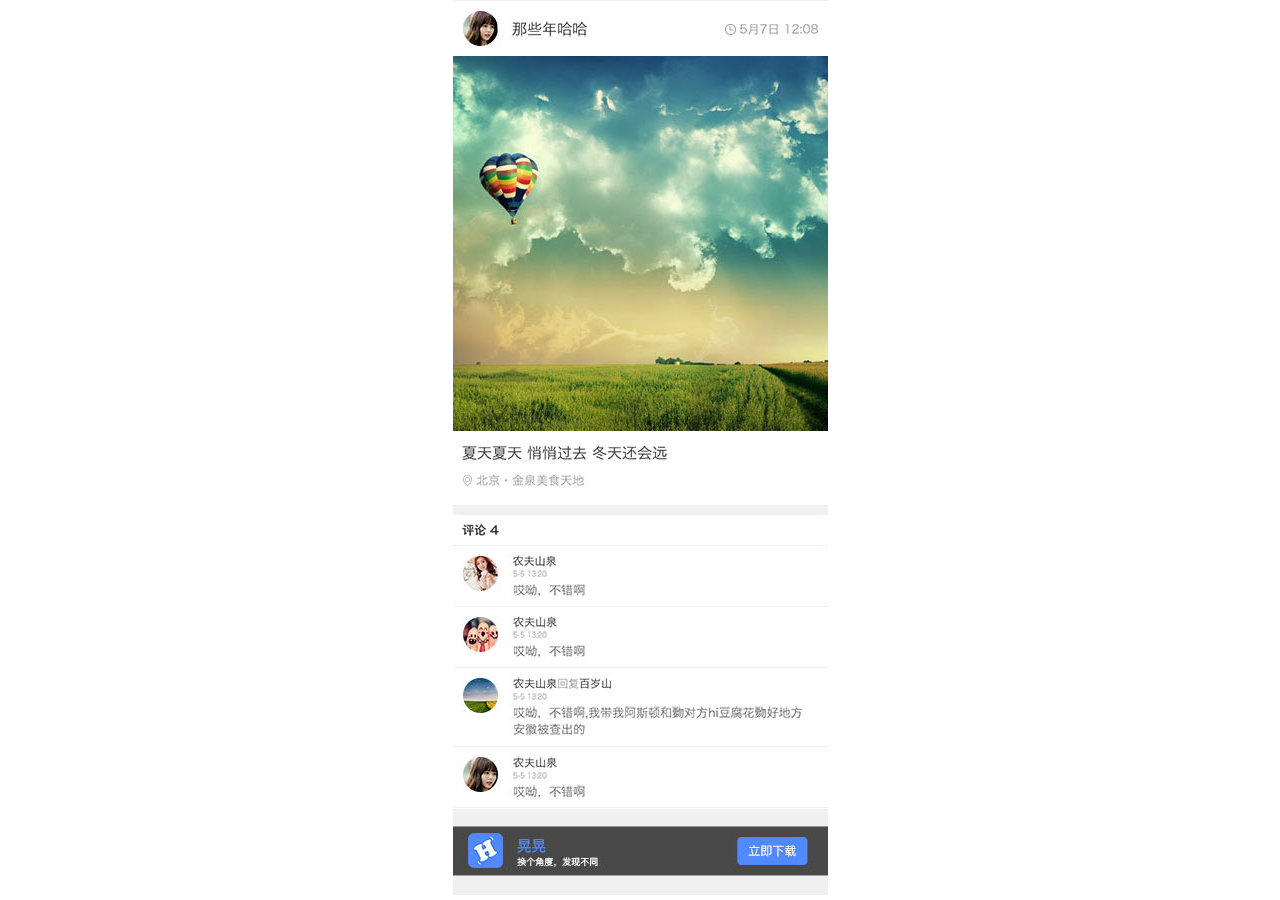
<file: 6.html>
<!DOCTYPE html>
<html>

	<head>
		<meta charset="utf-8" />
		<meta content="width=device-width,initial-scale=1.0,maximum-scale=1.0,user-scalable=no" name="viewport">
		<meta content="yes" name="apple-mobile-web-app-capable">
		<meta content="black" name="apple-mobile-web-app-status-bar-style">
		<meta content="telephone=no" name="format-detection">
		<meta content="email=no" name="format-detection">
		<link rel="stylesheet" type="text/css" href="css/style.css" />
	</head>

	<body>
		<div class="wrap">
			<img src="images/6.jpg" class="img-responsive">
		</div>
	</body>
</html>
</file>
<file: css/style.css>
*{margin: 0; padding: 0; font-family:verdana;
   /*处理BUG*/
    -webkit-tap-highlight-color: transparent;  
    -webkit-appearance: none;   
    }
a{ text-decoration: none;}
li{ list-style: none;}
a:hover{
  
}

/*全局设置字号*/
html{font-size:10px}
@media screen and (min-width:320px) and (max-width:375px){html{font-size:13px}}
@media screen and (min-width:376px) and (max-width:414px){html{font-size:15px}}
@media screen and (min-width:415px) {html{font-size:18px}}
/*开启硬件加速*/
.Ac{
   -webkit-transform: translate3d(0, 0, 0);
   -moz-transform: translate3d(0, 0, 0);
   -ms-transform: translate3d(0, 0, 0);
   transform: translate3d(0, 0, 0);
}

/*常用配置*/
.wrap{ max-width: 640px; margin: auto;}
.bk-grey{ background: #F6F6F6;}
.clearfix:after {
content: "."; 
display: block; 
height: 0; 
clear: both; 
visibility: hidden;
}
.hidden{ display: none;}
.clear{clear: both;}
.img-responsive{ display: block;max-width: 100%;height: auto; margin: auto;}
.img-circle{border-radius:50%}
.text-left{text-align:left}
.text-right{text-align:right}
.text-center{text-align:center}
.row {
  width: 100%;
  clear: both;
}
.blank05{ height: 0.5rem;clear: both; overflow: hidden;}
.blank1{ height: 1rem;clear: both; overflow: hidden;}
.blank2{ height: 2rem;clear: both; overflow: hidden;}
.bk-white{ background: #FFFFFF;}
.bkgray{ background: #f6f6f6;}
.color-red{color: #FF6666;}



.pr{ position: relative;}
.pa{ position: absolute;}
.pf{ position: fixed;}
.col-xs-1,.col-xs-10,.col-xs-11,.col-xs-12,.col-xs-2,.col-xs-3,.col-xs-4,.col-xs-5,.col-xs-6,.col-xs-7,.col-xs-8,.col-xs-9
{float:left}
.col-xs-12{width:100%}
.col-xs-11{width:91.66666667%}
.col-xs-10{width:83.33333333%}
.col-xs-9{width:75%}
.col-xs-8{width:66.66666667%}
.col-xs-7{width:58.33333333%}
.col-xs-6{width:50%}
.col-xs-5{width:41.66666667%}
.col-xs-4{width:33.33333333%}
.col-xs-3{width:25%}
.col-xs-2{width:16.66666667%}
.col-xs-1{width:8.33333333%}
.col-xs-offset-12 {margin-left: 100%;}
.col-xs-offset-11 {margin-left: 91.66666667%;}
.col-xs-offset-10 {margin-left: 83.33333333%;}
.col-xs-offset-9 {margin-left: 75%;}
.col-xs-offset-8 {margin-left: 66.66666667%;}
.col-xs-offset-7 {margin-left: 58.33333333%;}
.col-xs-offset-6 {margin-left: 50%;}
.col-xs-offset-5 {margin-left: 41.66666667%;}
.col-xs-offset-4 {margin-left: 33.33333333%;}
.col-xs-offset-3 {margin-left: 25%;}
.col-xs-offset-2 {margin-left: 16.66666667%;}
.col-xs-offset-1 {margin-left: 8.33333333%;}
.col-xs-offset-0 {margin-left: 0;}
h1,h2,h3,h4,h5,h6{ font-weight: normal; }

@font-face {font-family: "iconfont";
  src: url('../fonts/iconfont.ttf?t=146355770') format('truetype');/* chrome, firefox, opera, Safari, Android, iOS 4.2+*/
}

.iconfont {
  font-family:"iconfont" !important;
  font-size:16px;
  font-style:normal;
  -webkit-font-smoothing: antialiased;
  -webkit-text-stroke-width: 0.2px;
  -moz-osx-font-smoothing: grayscale;
}
.icon-time:before { content: "\e600"; }
.icon-position:before { content: "\e602"; }

.canvas {background: #fdfdfd;cursor: ew-resize;}
.loadingbox{  width: 100%;  height: 100%; top: 0px; left: 0px;  background: #fefefe; z-index: 101;}
.loadingbox img{ width: 20%; display: none;   margin:   auto ;}
.canvas-prompt-text{ background: url(../images/bk70.png); height: 4rem; line-height: 4rem; z-index: 100; color: #FFFFFF;  text-align: center;  width: 100%; top: 12rem; font-size: 1.3rem; display: none;}
#canvasbk{cursor: ew-resize; top: 0px;left: 0px; z-index: 100; width: 100%;}

.detail-header{ padding:0.5rem; background: #FFFFFF; }
.detail-header-mes .detail-header-mes-img  { width: 2.8rem; height:2.8rem ;  float: left; overflow: hidden; margin-right: 1rem;}
.detail-header-mes { line-height:2.8rem; font-size: 1.2rem; float: left;}
.detail-header-mes-time{ float: right; line-height: 2.8rem; color: #9f9f9f;}
.detail-header-mes-time span{ font-weight: bold; font-size: 1rem;}
 
 .detail-title { padding:0.5rem  0.5rem 0.7rem;background: #FFFFFF;}
.detail-title h1{ font-size: 1.2rem; line-height: 2.2rem;}
.detail-title p{ color: #9f9f9f;}
.detail-title  p span{ font-size: 0.9rem; }

.comments-list{ background: #FFFFFF;}
.comments-number{  padding: 0.5rem; line-height: 1.6rem; font-size: 1.2rem; border-bottom: #E0E0E0 solid 1px; }
.comments-list ul li { padding: 0.5rem 0rem; border-bottom: #E0E0E0 solid 1px;}
.comments-list ul li .comments-head-img{ width: 3.0rem; height: 3.0rem;  overflow: hidden; margin: auto;}
.comments-list ul li p {color: #414141; margin-top: 0.2rem;}
.comments-header h3{ line-height: 1.2rem; color: #414141; font-size: 1.1rem;}
.comments-header h3 span{ color: #9F9F9F;}
.comments-header time{font-size: 0.8rem; color: #9f9f9f; line-height:0.8rem ;}




 .fixed-footer{ background: url(../images/bk70.png); width: 100%; height: 4rem;  bottom: 0px;}
.footer-box{ width: 96%; max-width: 615px; margin: auto; padding: 0.5rem 2%;}
.footer-logo{ width: 3rem; height: 3rem; float: left; margin-right: 1rem;}
.footer-box h3{ color: #5189ff; font-size: 1.2rem; line-height: 1.8rem; }
.footer-box p { color: #FFFFFF; font-size: 0.9rem;}

.down-btn{  right: 10px; top: 0.7rem;   background: #5189ff;  color: #FFFFFF; height: 2.6rem; overflow: hidden; padding: 0px 1rem; line-height: 2.6rem;border-radius: 4px; }
.footer-down-btn{width: 30%; margin: auto;text-align: center; color: #FFFFFF;}
.footer-down-btn a{ color: #FFFFFF; }
.mobile-fixed-promot-bk{ background: url(../images/bk70.png); width: 100%; height: 100%; top: 0px; z-index: 1000000;}

.mobile-fixed-promot-box { width: 100%; height: 100%; top: 0px; z-index: 100000000;}
.mobile-fixed-promot-box h2{ font-size: 1.4rem; line-height: 2.6rem; margin: 1.5rem auto 1rem; text-align: center; color: #FFFFFF;} 
.mobile-fixed-promot-box img{  width: 70%; display: block; margin: auto; max-width:448px ;}
.mobile-fixed-promot-btn{ width:  26%; margin:1.5rem auto; text-align: center;} 

.footer-down-bar { background:url(../images/bk70.png); padding: 0.5rem 3%;   bottom: 0px; width: 94%; max-width: 602px; }
.footer-down-bar img{ width: 2.8rem; height: 2.8rem; display: block; float: left;margin-right: 0.5rem;}
.footer-down-bar h4{ display: block; font-size: 1.4rem; color: #FFFFFF; line-height: 1.6rem;}
.footer-down-bar p{font-size: 0.9rem; color: #FFFFFF;}
.footer-down-bar  a{ display: block; height: 2.4rem; padding: 0px 0.7rem; line-height: 2.4rem;top: 0.7rem; right: 0.5rem; background: #FFFFFF; color: #37aaff; border-radius: 0.3rem;}
</file>
